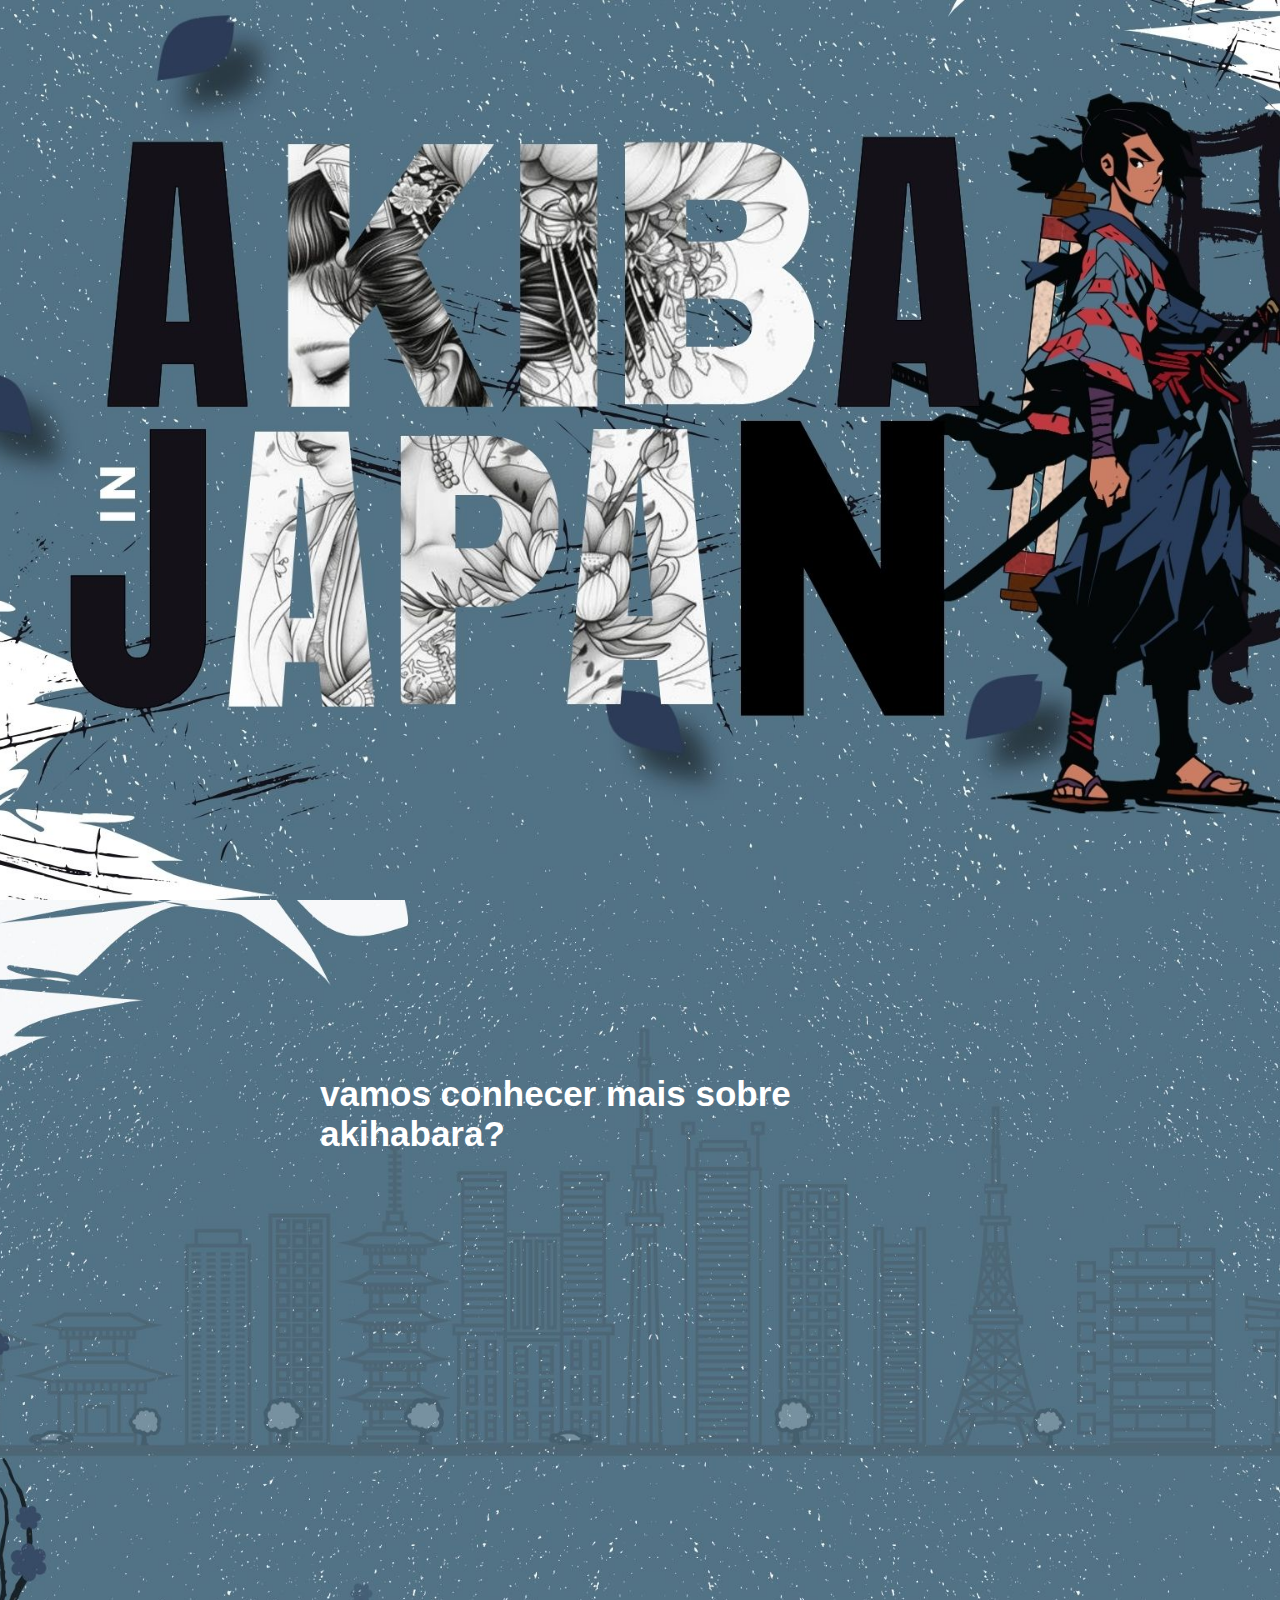
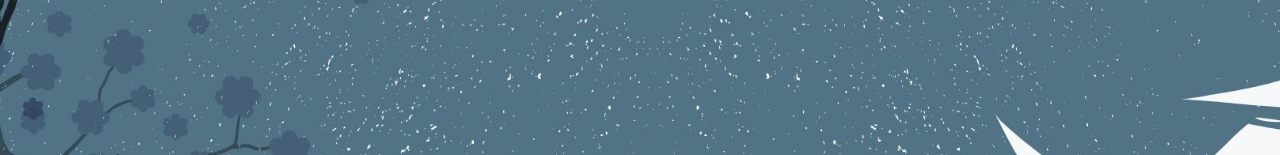
<file: index.html>
<!DOCTYPE html>
<html lang="en">
<head bgcolor="lightblue">
    <meta charset="UTF-8">
    <meta name="description" content="uma viajem ao mundo geek">
    <title>Akiba-japão</title>
    <link rel="stylesheet" href="style.css">
</head>
<body>
   <main>
        <div class="background1"></div>
        <div class="imagemtexto">
           <h1 id="idpagina1">vamos conhecer mais sobre akihabara?</h1>
        </div>
   </main>
   <footer>
      <a href="pagina02.html" target="_blank"></a>
         <div id="pagina02img"></div>
      <a href="pagina03.h"></a>
   </footer>
</body>

</html>
</file>
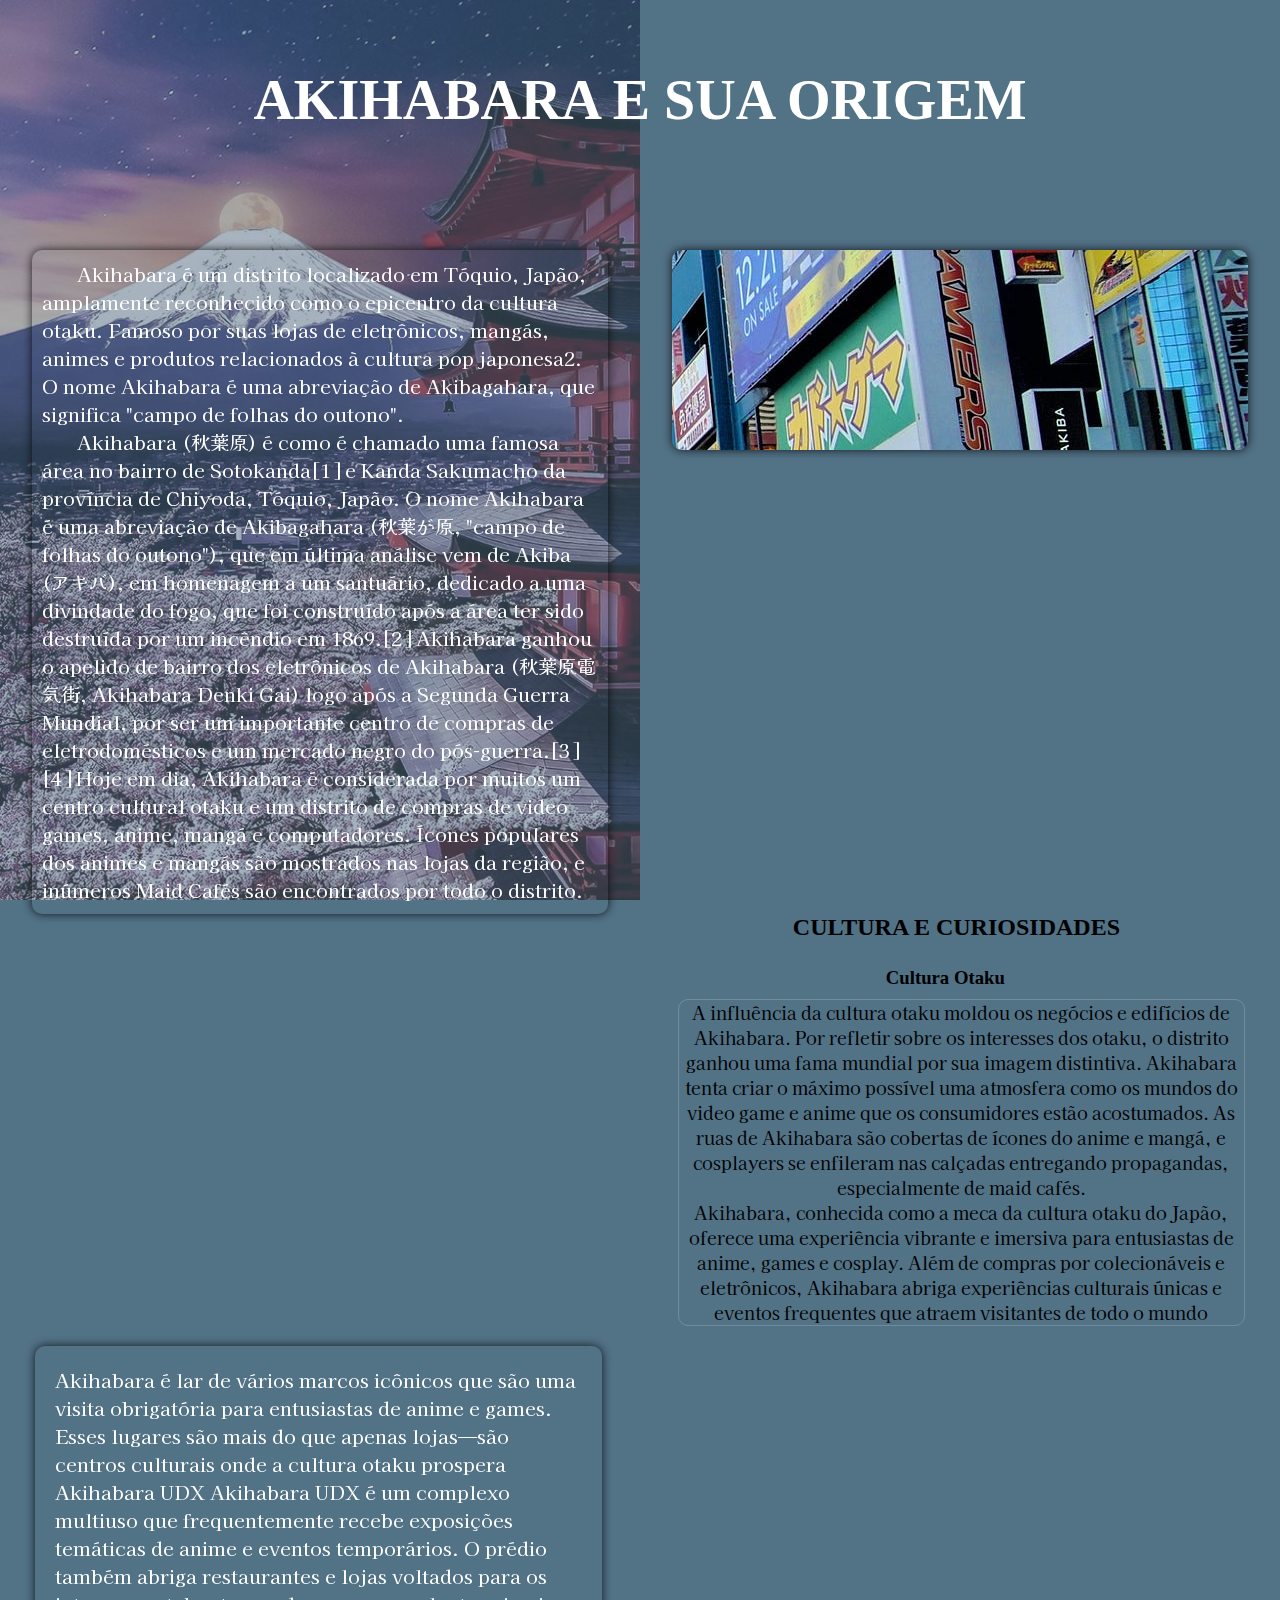
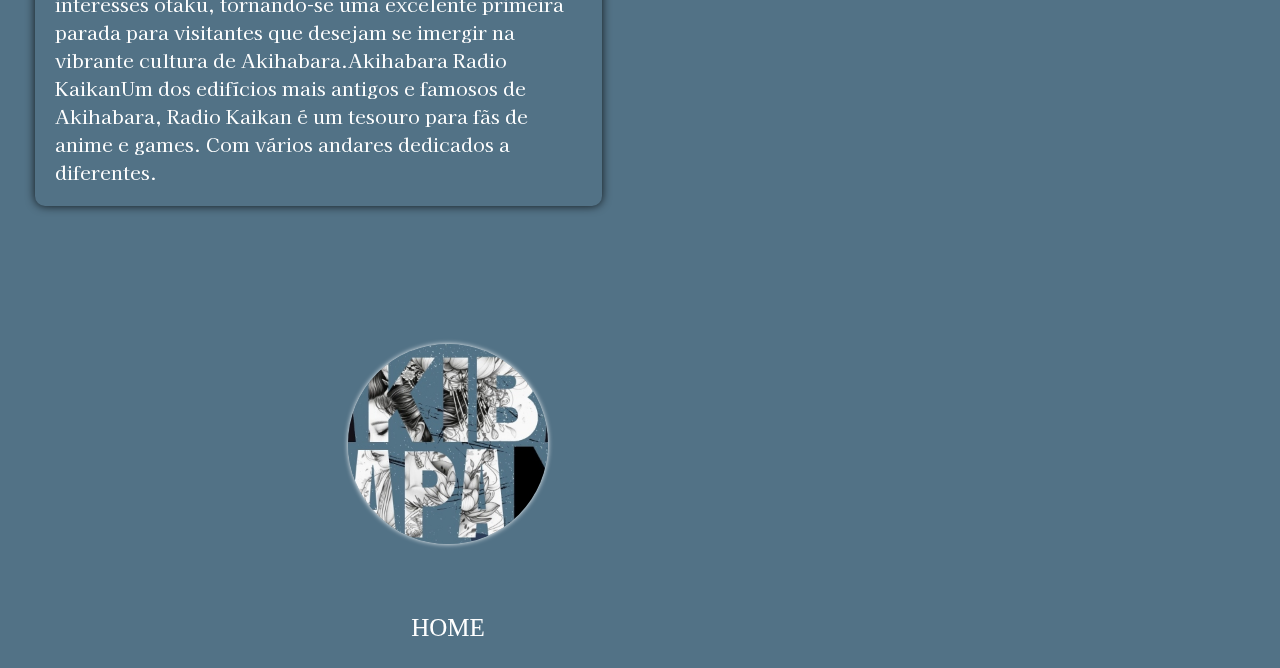
<file: pagina02.html>
<!DOCTYPE html>
<html lang="en">

<head>
    <meta charset="UTF-8">
    <meta name="viewport" content="width=device-width, initial-scale=1.0">
    <title>sobre</title>
    <link rel="stylesheet" href="style.css">
</head>

<body id="body2">
    <div class="background2"></div>
    <header>
        <h1 id="idpagina2">AKIHABARA E SUA ORIGEM</h1>
    </header>
    <main>
        <section id="container1">
            <div>
                <p>Akihabara é um distrito localizado em Tóquio, Japão, amplamente reconhecido como o epicentro da
                    cultura
                    otaku. Famoso por suas lojas de eletrônicos, mangás, animes e produtos relacionados à cultura pop
                    japonesa2. O nome Akihabara é uma abreviação de Akibagahara, que significa "campo de folhas do
                    outono".
                </p>
                <p>Akihabara (秋葉原) é como é chamado uma famosa área no bairro de Sotokanda[1] e Kanda Sakumacho da
                    província de
                    Chiyoda, Tóquio, Japão. O nome Akihabara é uma abreviação de Akibagahara (秋葉が原, "campo de folhas do
                    outono"), que em última análise vem de Akiba (アキバ), em homenagem a um santuário, dedicado a uma
                    divindade do
                    fogo, que foi construído após a área ter sido destruída por um incêndio em 1869.[2]
                    Akihabara ganhou o apelido de bairro dos eletrônicos de Akihabara (秋葉原電気街, Akihabara Denki Gai) logo
                    após a
                    Segunda Guerra Mundial, por ser um importante centro de compras de eletrodomésticos e um mercado
                    negro do
                    pós-guerra.[3][4] Hoje em dia, Akihabara é considerada por muitos um centro cultural otaku e um
                    distrito de
                    compras de video games, anime, mangá e computadores. Ícones populares dos animes e mangás são
                    mostrados nas
                    lojas da região, e inúmeros Maid Cafés são encontrados por todo o distrito.
                </p>
            </div>
            <div id="imagemcity"></div>
        </section>
        <h2>CULTURA E CURIOSIDADES</h2>
        <h3>Cultura Otaku</h3>
        <section id="container2">
            <div>
                <p>A influência da cultura otaku moldou os negócios e edifícios de Akihabara. Por refletir sobre os
                    interesses dos otaku, o distrito ganhou uma fama mundial por sua imagem distintiva. Akihabara tenta
                    criar o máximo possível uma atmosfera como os mundos do video game e anime que os consumidores estão
                    acostumados. As ruas de Akihabara são cobertas de ícones do anime e mangá, e cosplayers se enfileram
                    nas calçadas entregando propagandas, especialmente de maid cafés. </p>
                <p>Akihabara, conhecida como a meca da cultura otaku do Japão, oferece uma experiência vibrante e
                    imersiva para entusiastas de anime, games e cosplay. Além de compras por colecionáveis e
                    eletrônicos, Akihabara abriga experiências culturais únicas e eventos frequentes que atraem
                    visitantes de todo o mundo</p>
            </div>
        </section>
        <section id="container3">
            <div>
                <p>Akihabara é lar de vários marcos icônicos que são uma visita obrigatória para entusiastas de anime e
                    games. Esses lugares são mais do que apenas lojas—são centros culturais onde a cultura otaku
                    prospera</p>
                <p>Akihabara UDX
                    Akihabara UDX é um complexo multiuso que frequentemente recebe exposições temáticas de anime e
                    eventos temporários. O prédio também abriga restaurantes e lojas voltados para os interesses otaku,
                    tornando-se uma excelente primeira parada para visitantes que desejam se imergir na vibrante cultura
                    de Akihabara.Akihabara Radio KaikanUm dos edifícios mais antigos e famosos de Akihabara, Radio
                    Kaikan é um tesouro para fãs de anime e games. Com vários andares dedicados a diferentes.
                </p>
            </div>
        </section>
    </main>
    <footer id="idfooter" >
        <a href="index.html" target="_blank">
            <div id="indeximg"></div>
        </a>
        <p>HOME</p>
        <a href="pagina03.html">
            <div id="pagina03img"></div>
        </a>
    </footer>


</body>


</html>
</file>
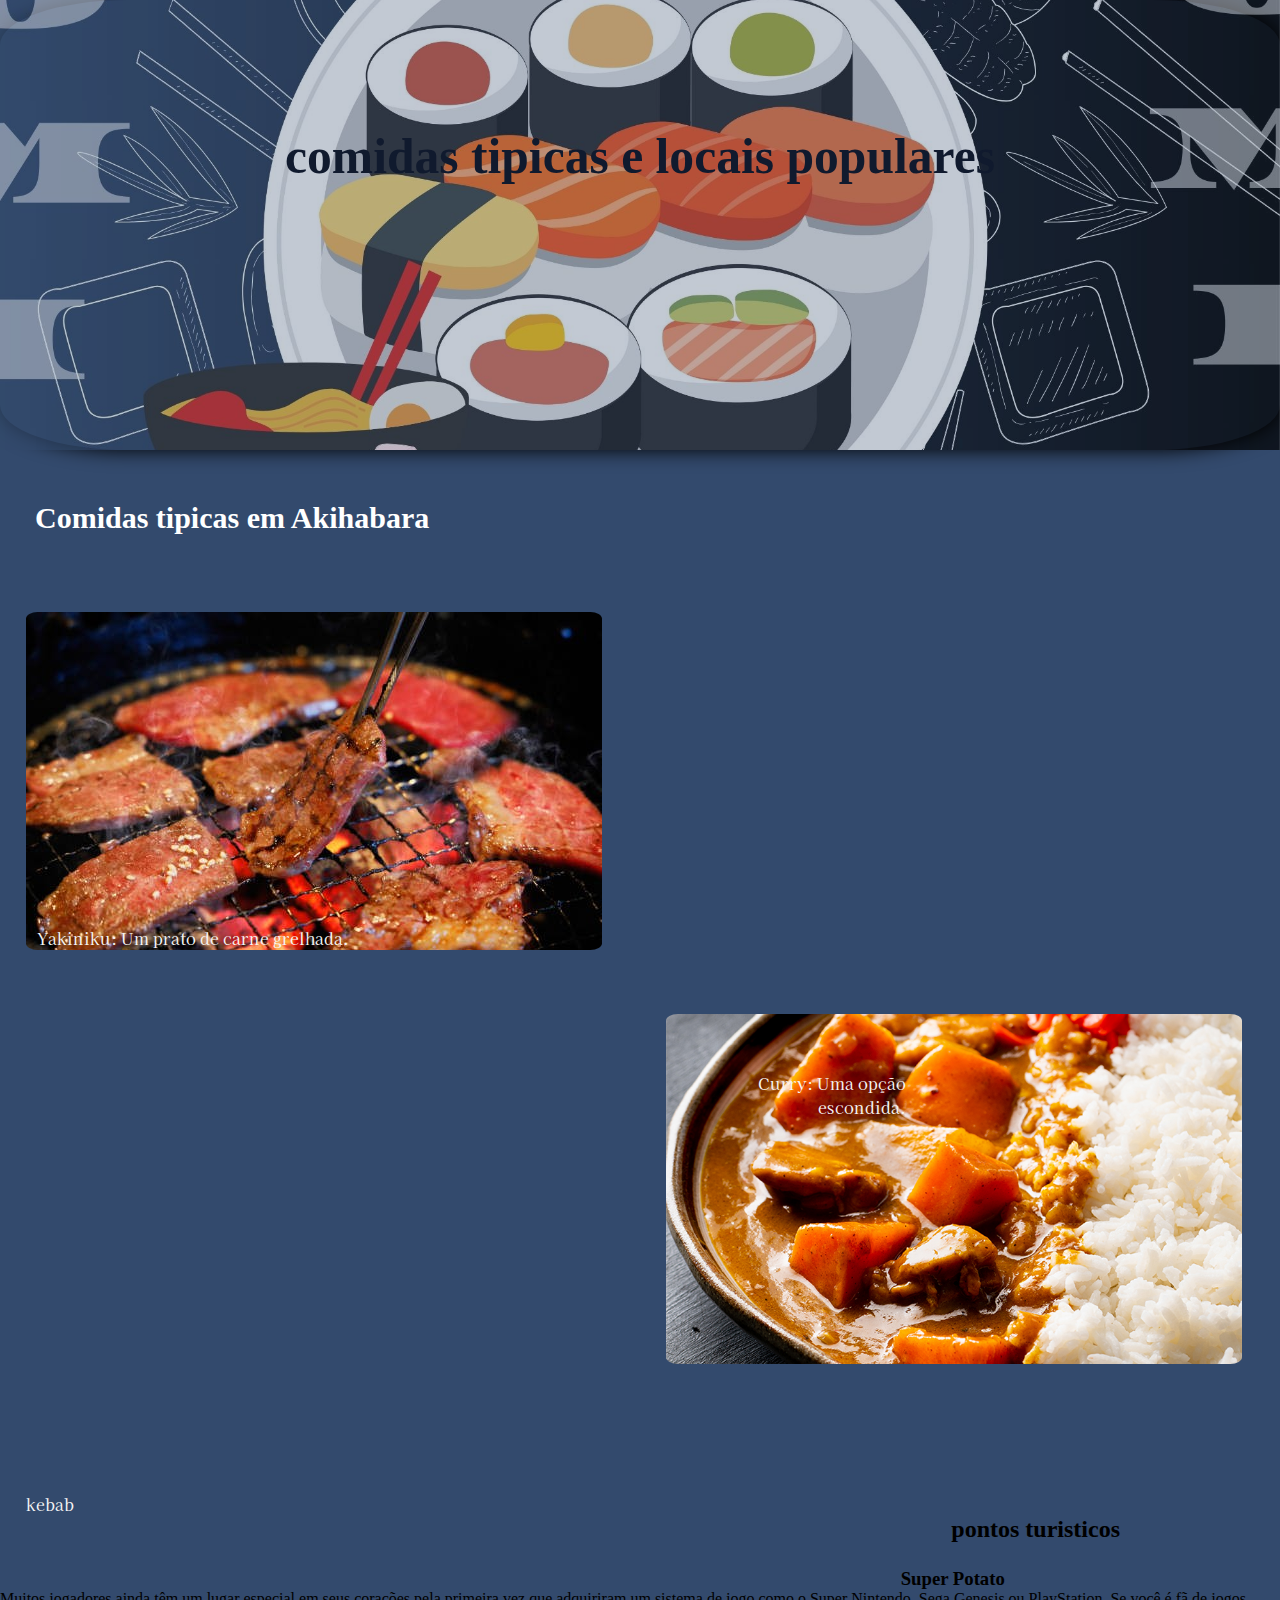
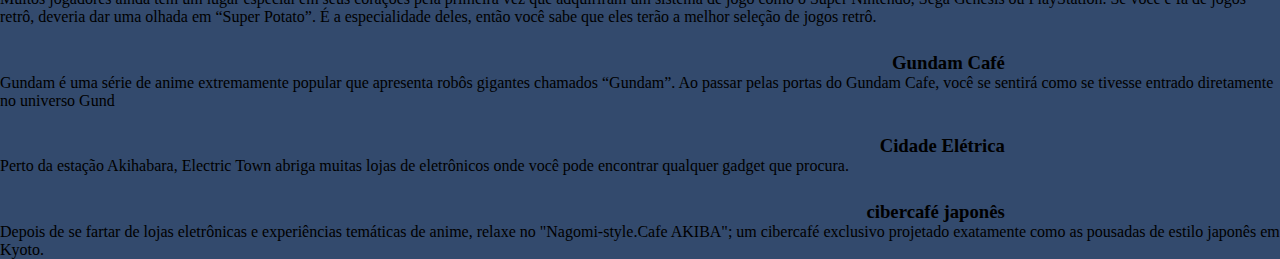
<file: pagina03.html>
<!DOCTYPE html>
<html lang="en">

<head>
    <meta charset="UTF-8">
    <meta name="viewport" content="width=device-width, initial-scale=1.0">
    <title>Document</title>
    <link rel="stylesheet" href="style.css">
</head>

<body id="body3">
    <header id="headerpgn3">
        <div class="background3">
            <h1>comidas tipicas e locais populares</h1>
        </div>
    </header>
    <main>
        <section id="container4">
            <h2 id="iddpaginah2">Comidas tipicas em Akihabara</h2>
            <div class="background4">
                <p id="p1"> Yakiniku: Um prato de carne grelhada.</p>
            </div>
            <div class="background5">
                <p id="p2">Curry: Uma opção escondida.</p>
            </div>
            <div class="background6">
                <p id="p3"> kebab </p>
            </div>
        </section>
        <section id="container5">
            <h2 id="idpaginah2">pontos turisticos</h2>
            <h3 id="idpaginah3">Super Potato</h3>
            <p>Muitos jogadores ainda têm um lugar especial em seus corações pela primeira vez que adquiriram um sistema
                de jogo como o Super Nintendo, Sega Genesis ou PlayStation. Se você é fã de jogos retrô, deveria dar uma
                olhada em “Super Potato”. É a especialidade deles, então você sabe que eles terão a melhor seleção de
                jogos retrô.
            </p>
            <h3>Gundam Café</h3>
            <p>Gundam é uma série de anime extremamente popular que apresenta robôs gigantes chamados “Gundam”. Ao
                passar pelas portas do Gundam Cafe, você se sentirá como se tivesse entrado diretamente no universo Gund
            </p>
            <h3>Cidade Elétrica</h3>
            <p>Perto da estação Akihabara, Electric Town abriga muitas lojas de eletrônicos onde você pode encontrar
                qualquer gadget que procura.</p>
            <h3>cibercafé japonês</h3>
            <p>Depois de se fartar de lojas eletrônicas e experiências temáticas de anime, relaxe no "Nagomi-style.Cafe
                AKIBA"; um cibercafé exclusivo projetado exatamente como as pousadas de estilo japonês em Kyoto.</p>
        </section>


    </main>



</body>

</html>
</file>
<file: style.css>
@import url('https://fonts.googleapis.com/css2?family=Kaisei+Decol&display=swap');

/*pagina 1*/

*{
  margin: 0px;
  padding: 0px;
  box-sizing: border-box;
}
.background1{
  background-image: url('1.jpg');     /* Caminho da imagem */
  background-size: cover;             /* Preenche a tela toda */
  background-repeat: no-repeat;       /* Não repete a imagem */
  background-position: center center; /* Centraliza */
  margin: 0;                          /* Remove margem padrão */
  height: 100vh;                      /* Ocupa altura total da tela */
}
.imagemtexto{
  background-image: url('in\ \(4\).jpg');  /* Caminho da imagem */
  position: relative;
  width: 100%;
  height: 95vh; /* altura da tela inteira */
  overflow: hidden; /* a imagem  quando passa nao aparece*/
  background-size: cover; /* Preenche a tela toda */
  top: 0px;
  background-position: center center ; /* Centraliza */
}    
#idpagina1{
  font-family: 'Gill Sans', 'Gill Sans MT', Calibri, 'Trebuchet MS', sans-serif;
  position: absolute;
  top: 25%;
  left: 50%;
  transform: translate(-50%, -50%); /* centraliza de verdade */
  font-size: 35px;
  color: white;
  z-index: 20px; /* aparece sobre a imagem */
}

/* pagina 2 */

.background2 {
  background-image: url(monteinjapa.jpg);
  background-size: cover;
  width: 50%;
  height: 100vh;
  position: fixed;
  opacity: 50%;
  z-index: 0%;
}
#body2{
  background-color: #527286;
}
#idpagina2{
  text-align: center;
  font-size: 3.5em;
  color: rgb(255, 255, 255);
  z-index: 0;
}
#body2 header{
  height: 200px;
  display: flex;
  justify-content: center;
  align-items: center;
}
#container1 div{
  width: 45%;
  text-align: left;
  padding: 10px;
  border-radius: 10px;
  box-shadow: 0px 0px 10px rgba(0, 0, 0, 0.802);
}
#container1 {
  display: flex;
  justify-content: space-around;
  position: relative;
  margin-top: 50px;
}
#container1 p{
  text-indent: 35px;
  color: white;
  font-size: 1.2em;
  font-family: "Kaisei Decol", serif;
}
#imagemcity{
  width: 50%;
  height: 200px;
  background-image: url(akiba\ city.jpg);
  background-position: right;
}
h2{
  text-align: right;
  padding-right: 12.5%;
  text-indent: 35px;
}
h2:hover{
  color: rgb(5, 15, 26);
}
h3{
  text-align: right;
 padding-right: 21.5%;
 margin-top: 2%;
}
#container2{
  display: flex;
  justify-content: right;
  padding: 10px;
}
#container2 div{
  margin-right: 2%;
  text-align: center;
  width: 45%;
  border: 1px solid rgba(245, 245, 245, 0.194);
  border-radius: 10px;
}
#container2 p{
  font-family: "Kaisei Decol", serif;
  font-size: 1.1em;
}
#container3{
  display: flex;
  justify-content: left;
  padding: 10px;
  z-index: 28;
  position: relative;
}
#container3 div{
  margin-left: 2%;
  width: 45%;
  text-align: left;
  box-shadow: 0px 0px 10px rgba(0, 0, 0, 0.801);
  border-radius: 10px;
  padding: 20px;
}
#container3 p{
  justify-content: left;
  font-size: 1.2em;
  text-align: left;
  color: white;
 font-family: "Kaisei Decol", serif ;
}
#idfooter{
  margin-right: 30%;
  display: flex;
  align-items: center;
  margin-top: 10%;
  position: relative;
  z-index: 0;
  flex-direction: column;
}
#idfooter p{
 margin-top: 5%;
 font-size: 25px;
 color: white;
 border: 2px;
 line-height: 80px;
}
#indeximg{
 background-position: center;
 justify-content: right;
 height: 200px;
 width: 200px;
 background-image: url(in1.2.jpg);
 background-size:cover;
 background-repeat: no-repeat;
 border-radius: 50%;
 box-shadow: 0px 0px 5px white;
}

/* página 3 */

#body3{
background-color: #334a6d;
}
.background3{
  background-image: url('comidasjp.jpg');     /* Caminho da imagem */
  background-size: cover;                     /* Preenche a tela toda */
  background-repeat: no-repeat;               /* Não repete a imagem */
  background-position: center center;         /* Centraliza */
  margin: 0;                                  /* Remove margem padrão */
  height: 50vh;
  opacity: 70%;
}
.background3 h1{
  text-align: center;
  font-size: 3.1em;
  color: rgb(2, 6, 20);
  z-index: 50;
  padding-top: 10%;
}
#headerpgn3{
  box-shadow: 0px 0px 20px;
  border-radius: 10%;
}
#iddpaginah2{
  text-align: left;
  padding-top: 4%;
  color: white;
  font-size: 30px;
}
#container4 p{
  padding-top: 10%;
  font-family: "Kaisei Decol", serif;
  color: whitesmoke;
  text-indent: 2%;
}
.background4{
  margin: 2%;
  margin-top: 6%;
  padding-top: 20%;
  background-image: url(image.png);
  background-repeat: no-repeat;
  width: 45%;
  height: 100%;
  border-radius: 2%;
}
.background5{
  background-image: url("image copy.png");
  background-repeat: no-repeat;
  background-size: cover;
  background-position: center center; 
  width: 45%;
  height: 350px; 
  margin-left: 52%;
  margin-top: 5%;
  border-radius: 2%;
}
#p2{
text-align: right;
display: flex;
}
.backgroun6{
 background-image: url('kebab.png');
  background-repeat: no-repeat;
  background-size: cover;
  background-position: center;
  width: 45%;
  height: 350px;
  border-radius: 2%;
  margin: 2%;
}
</file>
